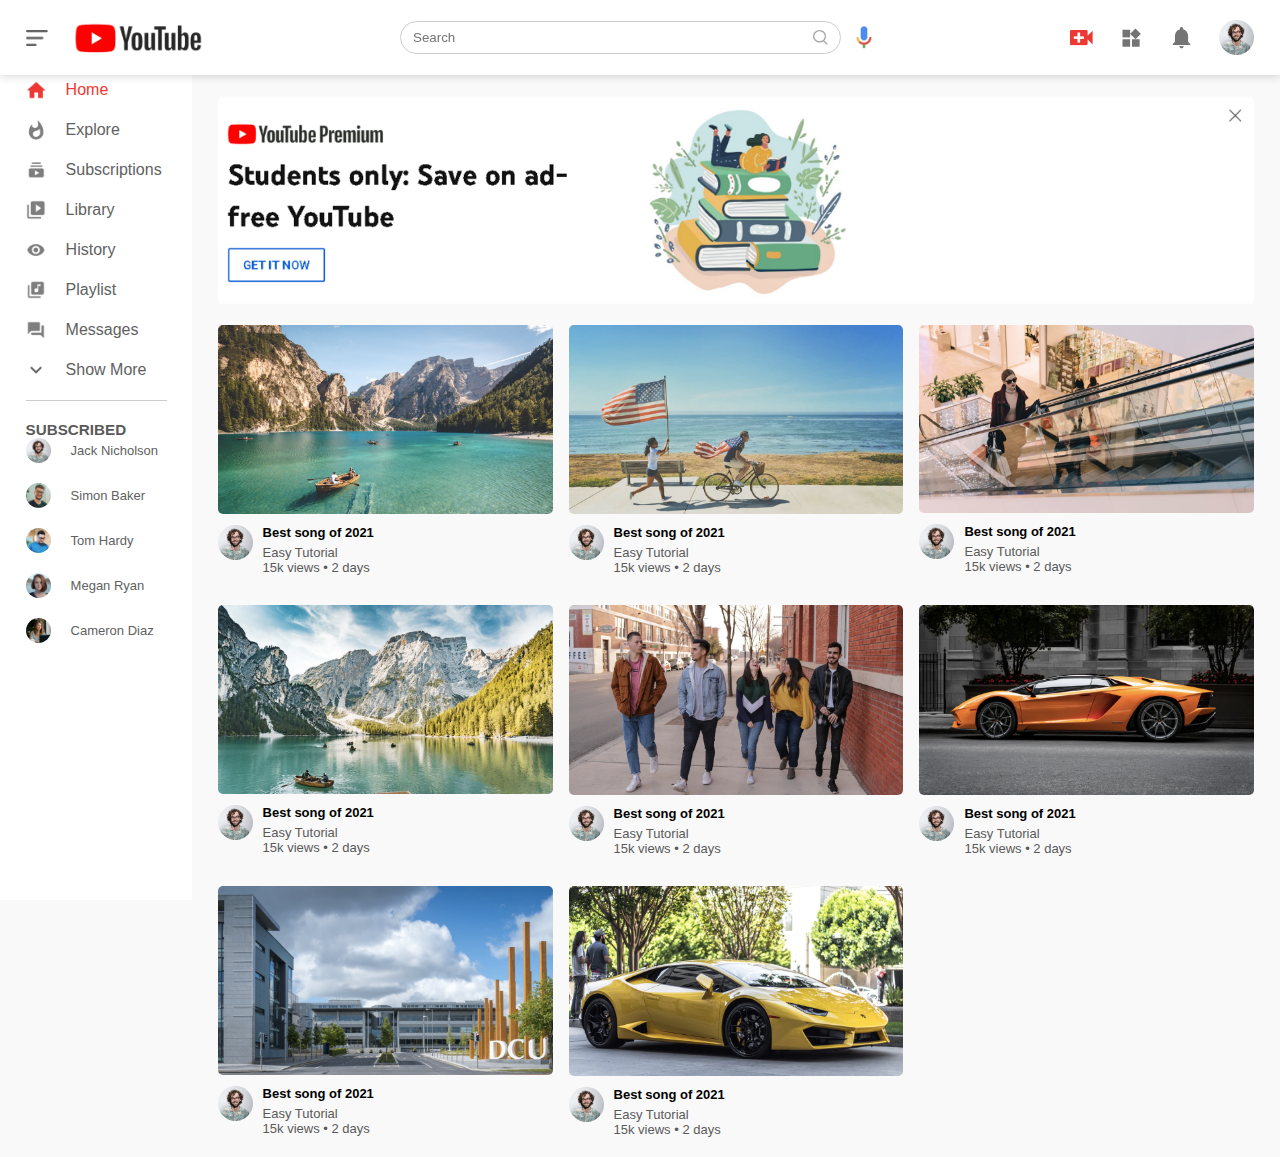
<file: index.html>
<!DOCTYPE html>
<html lang="en">
<head>
    <meta charset="UTF-8">
    <meta http-equiv="X-UA-Compatible" content="IE=edge">
    <meta name="viewport" content="width=device-width, initial-scale=1.0">
    <title>Sasta Youtube</title>
    <link rel="stylesheet" href="style.css">
</head>
<body>
    
    <nav class="flex-div">
        <div class="nav-left flex-div">
            <img src="images/menu.png" class="menu-icon">
            <img src="images/logo.png" class="logo">
        </div>
        <div class="nav-middle flex-div">
            <div class="search-box flex-div">
                <input type="text" placeholder="Search">
                <img src="images/search.png" >
            </div>
            <img src="images/voice-search.png" class="mic-icon">
        </div>
        <div class="nav-right flex-div">
            <img src="images/upload.png">
            <img src="images/more.png">
            <img src="images/notification.png">
            <img src="images/Jack.png" class="user-icon">
        </div> 
    </nav>
    <!-- --------- sidebar---------- -->
    <div class="sidebar">
        <div class="shortcut-links">
            <a href=""> <img src="images/home.png"> <p>Home</p></a>
            <a href=""> <img src="images/explore.png"> <p>Explore</p></a>
            <a href=""> <img src="images/subscriprion.png"> <p>Subscriptions</p></a>
            <a href=""> <img src="images/library.png"> <p>Library</p></a>
            <a href=""> <img src="images/history.png"> <p>History</p></a>
            <a href=""> <img src="images/playlist.png"> <p>Playlist</p></a>
            <a href=""> <img src="images/messages.png"> <p>Messages</p></a>
            <a href=""> <img src="images/show-more.png"> <p>Show More</p></a>
            <hr>
        </div>
        <div class="subscribed-list">
            <h3>SUBSCRIBED</h3>
            <a href=""><img src="images/Jack.png"><p>Jack Nicholson</p> </a>
            <a href=""><img src="images/simon.png"><p>Simon Baker</p> </a>
            <a href=""><img src="images/tom.png"><p>Tom Hardy</p> </a>
            <a href=""><img src="images/megan.png"><p>Megan Ryan</p> </a>
            <a href=""><img src="images/cameron.png"><p>Cameron Diaz</p> </a>
        </div>
    </div>

<!-- ----------main body------------ -->

<div class="container">
    <div class="banner">
        <img src="images/banner.png" >
    </div>
    <div class="list-container">
        <div class="vid-list">
            <a href="play-video.html"> 
                <img src="images/thumbnail1.png" class="thumbnail">
            </a>
            <div class="flex-div">
                <img src="images/Jack.png" >
                <div class="vid-info">
                    <a href="play-video.html">Best song of 2021</a>
                    <p>Easy Tutorial</p>
                    <p>15k views &bull; 2 days</p>
                </div>
            </div>
        </div>
        <div class="vid-list">
            <a href=""> 
                <img src="images/thumbnail2.png" class="thumbnail">
            </a>
            <div class="flex-div">
                <img src="images/Jack.png" >
                <div class="vid-info">
                    <a href="">Best song of 2021</a>
                    <p>Easy Tutorial</p>
                    <p>15k views &bull; 2 days</p>
                </div>
            </div>
        </div>
        <div class="vid-list">
            <a href=""> 
                <img src="images/thumbnail3.png" class="thumbnail">
            </a>
            <div class="flex-div">
                <img src="images/Jack.png" >
                <div class="vid-info">
                    <a href="">Best song of 2021</a>
                    <p>Easy Tutorial</p>
                    <p>15k views &bull; 2 days</p>
                </div>
            </div>
        </div>
        <div class="vid-list">
            <a href=""> 
                <img src="images/thumbnail4.png" class="thumbnail">
            </a>
            <div class="flex-div">
                <img src="images/Jack.png" >
                <div class="vid-info">
                    <a href="">Best song of 2021</a>
                    <p>Easy Tutorial</p>
                    <p>15k views &bull; 2 days</p>
                </div>
            </div>
        </div>
        <div class="vid-list">
            <a href=""> 
                <img src="images/thumbnail5.png" class="thumbnail">
            </a>
            <div class="flex-div">
                <img src="images/Jack.png" >
                <div class="vid-info">
                    <a href="">Best song of 2021</a>
                    <p>Easy Tutorial</p>
                    <p>15k views &bull; 2 days</p>
                </div>
            </div>
        </div>
        <div class="vid-list">
            <a href=""> 
                <img src="images/thumbnail6.png" class="thumbnail">
            </a>
            <div class="flex-div">
                <img src="images/Jack.png" >
                <div class="vid-info">
                    <a href="">Best song of 2021</a>
                    <p>Easy Tutorial</p>
                    <p>15k views &bull; 2 days</p>
                </div>
            </div>
        </div>
        <div class="vid-list">
            <a href=""> 
                <img src="images/thumbnail7.png" class="thumbnail">
            </a>
            <div class="flex-div">
                <img src="images/Jack.png" >
                <div class="vid-info">
                    <a href="">Best song of 2021</a>
                    <p>Easy Tutorial</p>
                    <p>15k views &bull; 2 days</p>
                </div>
            </div>
        </div>
        <div class="vid-list">
            <a href=""> 
                <img src="images/thumbnail8.png" class="thumbnail">
            </a>
            <div class="flex-div">
                <img src="images/Jack.png" >
                <div class="vid-info">
                    <a href="">Best song of 2021</a>
                    <p>Easy Tutorial</p>
                    <p>15k views &bull; 2 days</p>
                </div>
            </div>
        </div>
    </div>


</div>




<script src="script.js"></script>
</body>
</html>
</file>
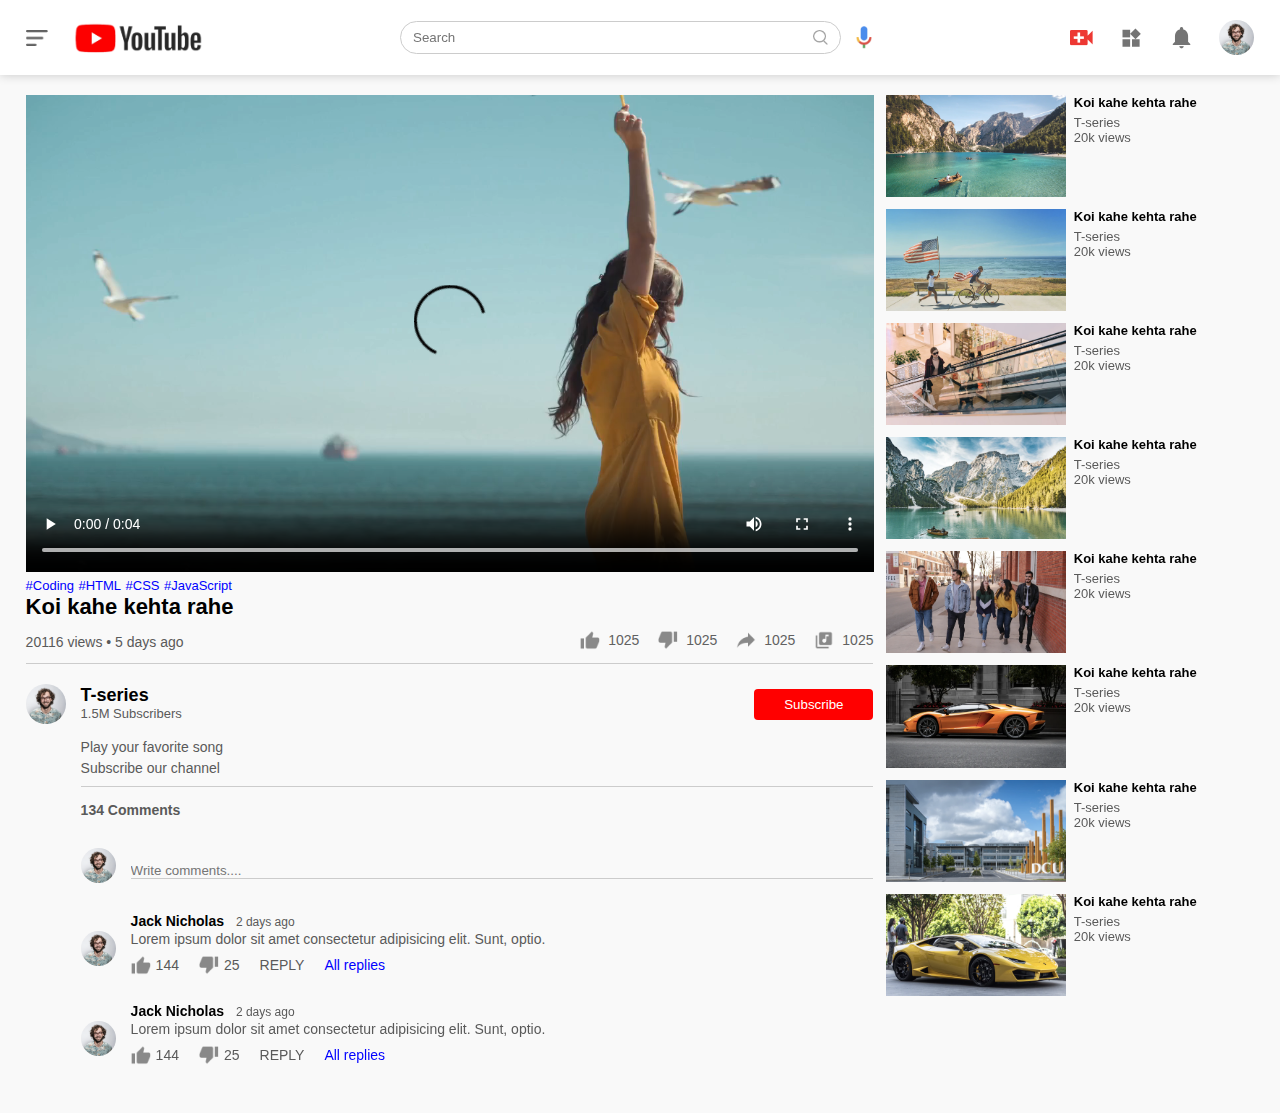
<file: play-video.html>
<!DOCTYPE html>
<html lang="en">
<head>
    <meta charset="UTF-8">
    <meta http-equiv="X-UA-Compatible" content="IE=edge">
    <meta name="viewport" content="width=device-width, initial-scale=1.0">
    <title>Play video</title>
    <link rel="stylesheet" href="style.css">
</head>
<body>
    <nav class="flex-div">
        <div class="nav-left flex-div">
            <img src="images/menu.png" class="menu-icon">
            <img src="images/logo.png" class="logo">
        </div>
        <div class="nav-middle flex-div">
            <div class="search-box flex-div">
                <input type="text" placeholder="Search">
                <img src="images/search.png" >
            </div>
            <img src="images/voice-search.png" class="mic-icon">
        </div>
        <div class="nav-right flex-div">
            <img src="images/upload.png">
            <img src="images/more.png">
            <img src="images/notification.png">
            <img src="images/Jack.png" class="user-icon">
        </div> 
    </nav>

    <div class="container play-container">
        <div class="row">
            <div class="play-video">
                <video controls autoplay>
                    <source src="images/video.mp4" type="video/mp4">
                </video>
                <div class="tags">
                    <a href="">#Coding</a>
                    <a href="">#HTML</a>
                    <a href="">#CSS</a>
                    <a href="">#JavaScript</a>
                </div>
                <h3>Koi kahe kehta rahe</h3>
                <div class="play-video-info">
                    <p>20116 views &bull; 5 days ago</p>
                    <div>
                        <a href=""><img src="images/like.png">1025</a>
                        <a href=""><img src="images/dislike.png">1025</a>
                        <a href=""><img src="images/share.png">1025</a>
                        <a href=""><img src="images/save.png">1025</a>
                        
                    </div>
                </div>
                <hr>
                <div class="publisher">
                    <img src="images/Jack.png">
                    <div>
                        <p>T-series</p>
                        <span>1.5M Subscribers</span>
                    </div>
                    <button type="button"> Subscribe</button>
                </div>
                <div class="vid-description">
                    <p>Play your favorite song</p>
                    <p>Subscribe our channel</p>
                    <hr>
                    <h4>134 Comments</h4>

                    <div class="add-comment">
                        <img src="images/Jack.png">
                        <input type="text" placeholder="Write comments....">
                    </div>
                    <div class="old-comment">
                        <img src="images/Jack.png">
                        <div>
                            <h3>Jack Nicholas <span>2 days ago</span></h3>
                            <p>Lorem ipsum dolor sit amet consectetur adipisicing elit. Sunt, optio.</p>
                            <div class="comment-action">
                                <img src="images/like.png">
                                <span>144</span>
                                <img src="images/dislike.png">
                                <span>25</span>
                                <span>REPLY</span>
                                <a href="">All replies</a>
                            </div>
                        </div>
                    </div>
                    <div class="old-comment">
                        <img src="images/Jack.png">
                        <div>
                            <h3>Jack Nicholas <span>2 days ago</span></h3>
                            <p>Lorem ipsum dolor sit amet consectetur adipisicing elit. Sunt, optio.</p>
                            <div class="comment-action">
                                <img src="images/like.png">
                                <span>144</span>
                                <img src="images/dislike.png">
                                <span>25</span>
                                <span>REPLY</span>
                                <a href="">All replies</a>
                            </div>
                        </div>
                    </div>
                </div>


            </div>
            <div class="right-sidebar">
                <div class="side-video-list">
                    <a href="" class="small-thumbnail"><img src="images/thumbnail1.png"></a>
                    <div class="vid-info">
                        <a href="">Koi kahe kehta rahe</a>
                        <p>T-series</p>
                        <p>20k views</p>
                    </div>
                </div>
                <div class="side-video-list">
                    <a href="" class="small-thumbnail"><img src="images/thumbnail2.png"></a>
                    <div class="vid-info">
                        <a href="">Koi kahe kehta rahe</a>
                        <p>T-series</p>
                        <p>20k views</p>
                    </div>
                </div>
                <div class="side-video-list">
                    <a href="" class="small-thumbnail"><img src="images/thumbnail3.png"></a>
                    <div class="vid-info">
                        <a href="">Koi kahe kehta rahe</a>
                        <p>T-series</p>
                        <p>20k views</p>
                    </div>
                </div>
                <div class="side-video-list">
                    <a href="" class="small-thumbnail"><img src="images/thumbnail4.png"></a>
                    <div class="vid-info">
                        <a href="">Koi kahe kehta rahe</a>
                        <p>T-series</p>
                        <p>20k views</p>
                    </div>
                </div>
                <div class="side-video-list">
                    <a href="" class="small-thumbnail"><img src="images/thumbnail5.png"></a>
                    <div class="vid-info">
                        <a href="">Koi kahe kehta rahe</a>
                        <p>T-series</p>
                        <p>20k views</p>
                    </div>
                </div>
                <div class="side-video-list">
                    <a href="" class="small-thumbnail"><img src="images/thumbnail6.png"></a>
                    <div class="vid-info">
                        <a href="">Koi kahe kehta rahe</a>
                        <p>T-series</p>
                        <p>20k views</p>
                    </div>
                </div>
                <div class="side-video-list">
                    <a href="" class="small-thumbnail"><img src="images/thumbnail7.png"></a>
                    <div class="vid-info">
                        <a href="">Koi kahe kehta rahe</a>
                        <p>T-series</p>
                        <p>20k views</p>
                    </div>
                </div>
                <div class="side-video-list">
                    <a href="" class="small-thumbnail"><img src="images/thumbnail8.png"></a>
                    <div class="vid-info">
                        <a href="">Koi kahe kehta rahe</a>
                        <p>T-series</p>
                        <p>20k views</p>
                    </div>
                </div>
            </div>
        </div>
    </div>


</body>
</html>
</file>
<file: style.css>
*{
    margin: 0;
    padding: 0;
    font-family: 'poppins' , sans-serif;
    box-sizing: border-box;
}
a{
    text-decoration: none;
    color: #616161;
}
img{
    cursor: pointer;
} 
.flex-div{
    display: flex;
    align-items: center;
}
nav{
    padding: 10px 2%;
    justify-content: space-between;
    box-shadow: 0 0 10px rgba(0, 0, 0, 0.2);
    background: #fff;
    position:  sticky;
    top: 0;
    z-index: 10;
}
.nav-right img{
    width: 25px;
    margin-right: 25px;
}
.nav-right .user-icon{
    width: 35px;
    border-radius: 50%;
    margin-right: 0;
}
.nav-left .menu-icon{
    width: 22px;
    margin-right: 25px;
}
.nav-left .logo{
    width: 130px;
}
.nav-middle .mic-icon{
    width: 16px;
}
.nav-middle .search-box{
    border: 1px solid #ccc;
    margin-right: 15px;
    padding: 8px 12px;
    border-radius: 25px;
}
.nav-middle .search-box input{
    width: 400px;
    border: 0;
    outline: 0;
     background: transparent;
}
.nav-middle .search-box img{
    width: 15px;
}

/* --------sidebar----------- */

.sidebar{
    background: #fff;
    width: 15%;
    height: 100vh;
    position: fixed;
    top: 0;
    padding-left: 2%;
    padding-top: 80px;
}
.shortcut-links a img{
    width: 20px;
    margin-right: 20px;
}
.shortcut-links a{
    display: flex;
    align-items: center;
    margin-bottom: 20px;
    width: fit-content;
    flex-wrap: wrap;
}
.shortcut-links a:first-child{
    color: #ed3833;
}
.sidebar hr{
    border: 0;
    height: 1px;
    background: #ccc;
    width: 85%;
}
.subscribed-list{
    font-size: 13px;
    margin: 20px 0;
    color: #5a5a5a;
}
.subscribed-list a{
    display: flex;
    align-items: center;
    margin-bottom: 20px;
    width: fit-content;
    flex-wrap: wrap;
}
.subscribed-list a img{
    width: 25px;
    border-radius: 50%;
    margin-right: 20px;
}
.small-sidebar{
    width: 5%;
}
.small-sidebar a p{
    display: none;
}
.small-sidebar h3{
    display: none;
}
.small-sidebar hr{
    width: 50%;
    margin-bottom: 25px;
}
/* -------main-------------- */

.container{
    background: #f9f9f9;
    padding-left: 17%;
    padding-right: 2%;
    padding-top: 20px;
    padding-bottom: 20px;
}
.large-container{
    padding-left: 7%;
}

.banner{
    width: 100%;
}
.banner img{
    width: 100%;
    border-radius: 8px;
}
.list-container{
    display: grid;
    grid-template-columns: repeat(auto-fit, minmax(250px, 1fr));
    grid-column-gap: 16px;
    grid-row-gap: 30px;
    margin-top: 15px;
}
.vid-list .thumbnail{
    width: 100%;
    border-radius: 5px;
}
.vid-list .flex-div{
    align-items: flex-start;
    margin-top: 7px;
}
.vid-list .flex-div img{
    width: 35px;
    margin-right: 10px;
    border-radius: 50%;
}
.vid-info{
    color: #5a5a5a;
    font-size: 13px;
}
.vid-info a{
    color: #000;
    font-weight: 600;
    display: block;
    margin-bottom: 5px;
} 



@media (max-width: 900px){
    .menu-icon{
        display: none;
    }
    .sidebar{
        display: none;
    }
    .container, .large-container{
        padding-left: 5%;
        padding-right: 5%;
    }
    .nav-right img{
        display: none;
    }
    .nav-right .user-icon{
        display: block;
        width: 30px;
    }
    .nav-middle .search-box input{
        width: 100px;
    }
    .nav-middle .mic-icon{
        display: none;
    }
    .logo{
        width: 90px;
    }
}


/* ----------2nd page--------- */
.play-container{
    padding-left: 2%;
}
.row{
    display: flex;
    justify-content: space-between;
    flex-wrap: wrap;
}
.play-video{
    flex-basis: 69%;
}
.right-sidebar{
    flex-basis: 30%;
}
.play-video video{
    width: 100%;
}

.side-video-list{
    display: flex;
    justify-content: space-between;
    margin-bottom: 8px;
}
.side-video-list img{
    width: 100%;
}
.side-video-list .small-thumbnail{
    flex-basis: 49%;
}
.side-video-list .vid-info{
    flex-basis: 49%;
}
.play-video .tags a{
    color: #0000ff;
    font-size: 13px;
}
.play-video h3{
    font-weight: 600;
    font-size: 22px;
}
.play-video .play-video-info{
    display: flex;
    align-items: center;
    justify-content: space-between;
    flex-wrap: wrap;
    margin-top: 10px;
    font-size: 14px;
    color: #5a5a5a;
}
.play-video .play-video-info a img{
    width: 20px;
    margin-right: 8px;
}
.play-video .play-video-info a{
    display: inline-flex;
    align-items: center;
    margin-left: 15px;
}
.play-video hr{
    border: 0;
    height: 1px;
    background: #ccc;
    margin: 10px 0;
}
.publisher{
    display: flex;
    align-items: center;
    margin-top: 20px;
}
.publisher div{
    flex: 1;
    line-height: 18px;
}
.publisher img{
    width: 40px;
    border-radius: 50%;
    margin-right: 15px;
}
.publisher div p{
    color: #000;
    font-weight: 600;
    font-size: 18px;
}
.publisher div span{
    font-size: 13px;
    color: #5a5a5a;
}
.publisher button{
    background: red;
    color: #fff;
    padding: 8px 30px;
    border: 0;
    outline: 0;
    border-radius: 4px;
    cursor: pointer;
}
.vid-description{
    padding-left: 55px;
    margin: 15px 0;
}
.vid-description p{
    font-size: 14px;
    margin-bottom: 5px;
    color: #5a5a5a;
}
.vid-description h4{
    font-size: 14px;
    color: #5a5a5a;
    margin-top: 15px;
}
.add-comment{
    display: flex;
    align-items: center;
    margin: 30px 0;
}
.add-comment img{
    width: 35px;
    border-radius: 50%;
    margin-right: 15px;
}
.add-comment input{
    border: 0;
    outline: 0;
    border-bottom: 1px solid #ccc;
    width: 100%;
    padding-top: 10px;
    background: transparent;
}
.old-comment{
    display: flex;
    align-items: center;
    margin: 20px 0;
}
.old-comment img{
    width: 35px;
    border-radius: 50%;
    margin-right: 15px;
}
.old-comment h3{
    font-size: 14px;
    margin-bottom: 2px;
}
.old-comment h3 span{
    font-size: 12px;
    color: #5a5a5a;
    font-weight: 500;
    margin-left: 8px;
}
.old-comment .comment-action{
    display: flex;
    align-items: center;
    margin: 8px 0;
    font-size: 14px;
}
.old-comment .comment-action img{
    border-radius: 0;
    width: 20px;
    margin-right: 5px;
}
.old-comment .comment-action span{
    margin-right: 20px;
    color: #5a5a5a;
}
.old-comment .comment-action a{
    color: #0000ff;
}
@media(max-width: 900px){
    .play-video{
        flex-basis: 100%;
    }
    .right-sidebar{
        flex-basis: 100%;
    }
    .play-container{
        padding-left: 5%;
    }
    .vid-description{
        padding-left: 0;
    }
    .play-video .play-video-info a{
        margin-left: 0;
        margin-right: 15px;
        margin-top: 15px;
    }
}
</file>
